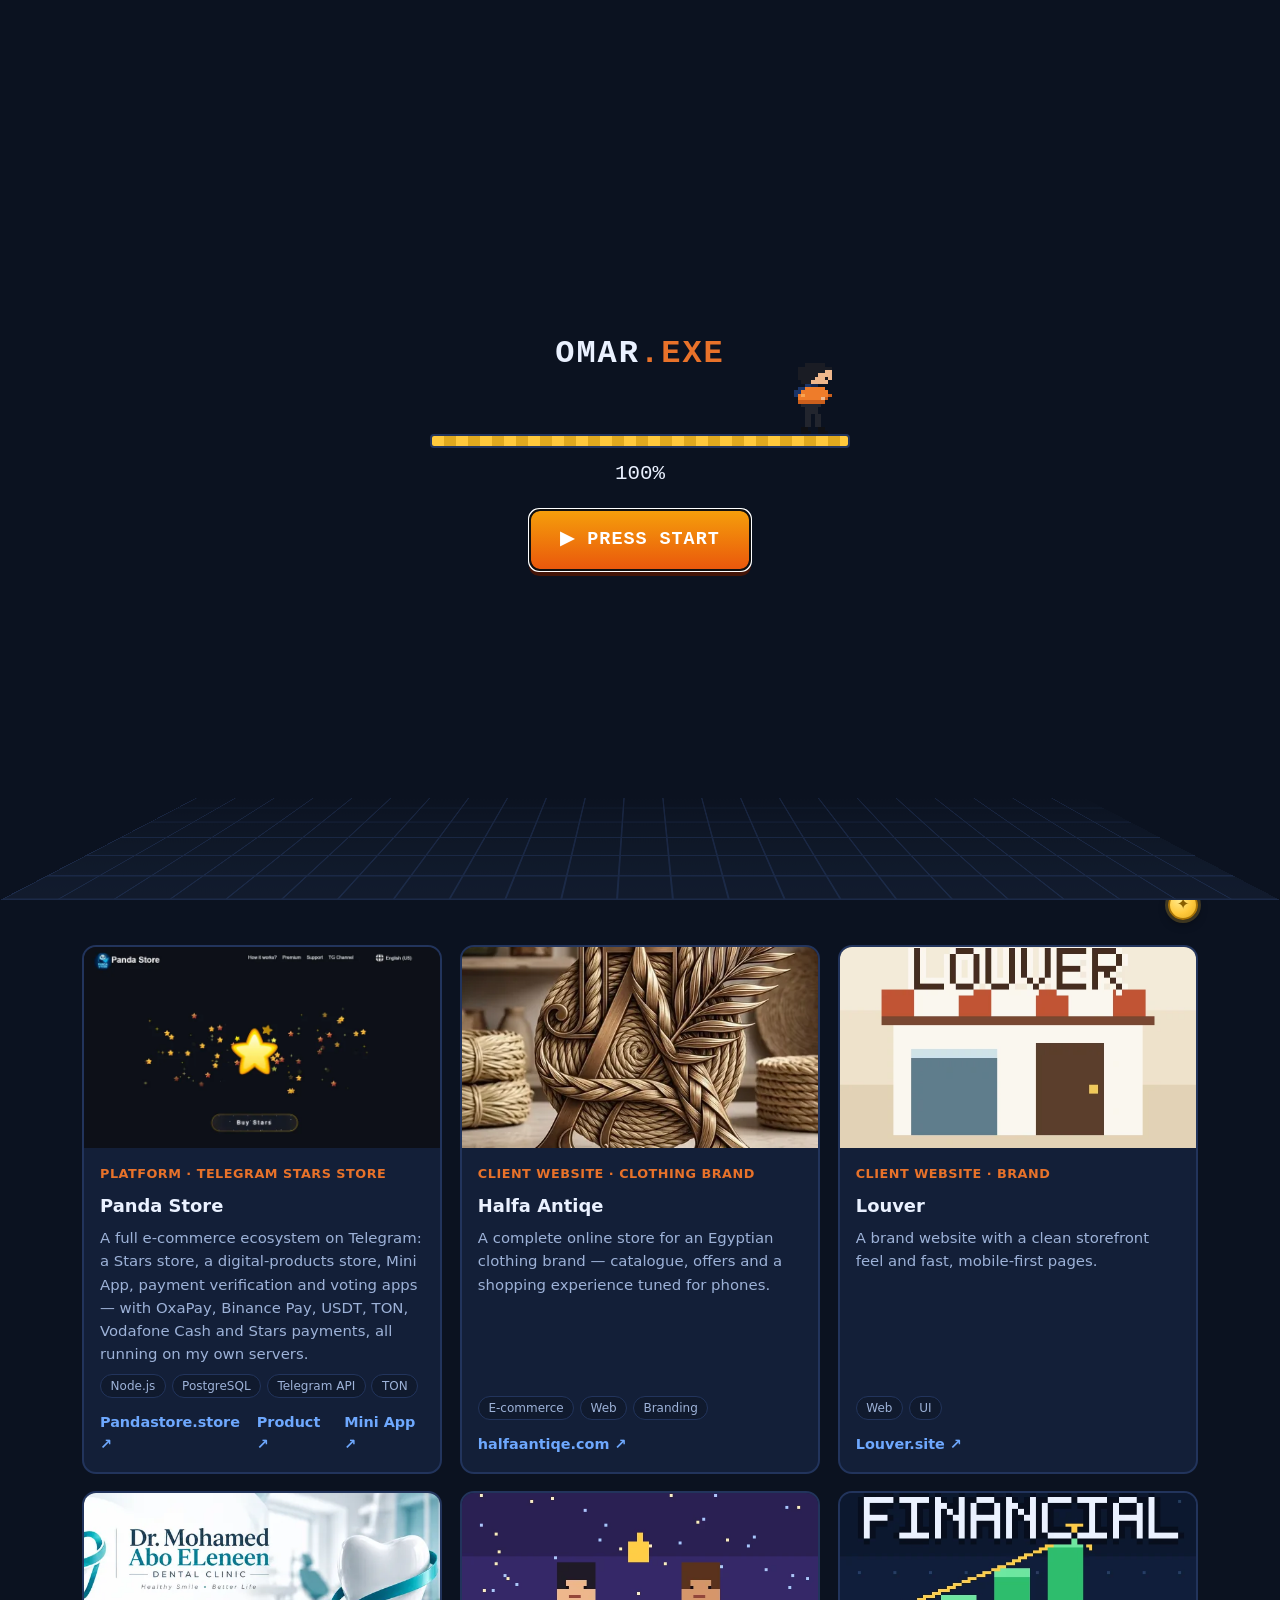
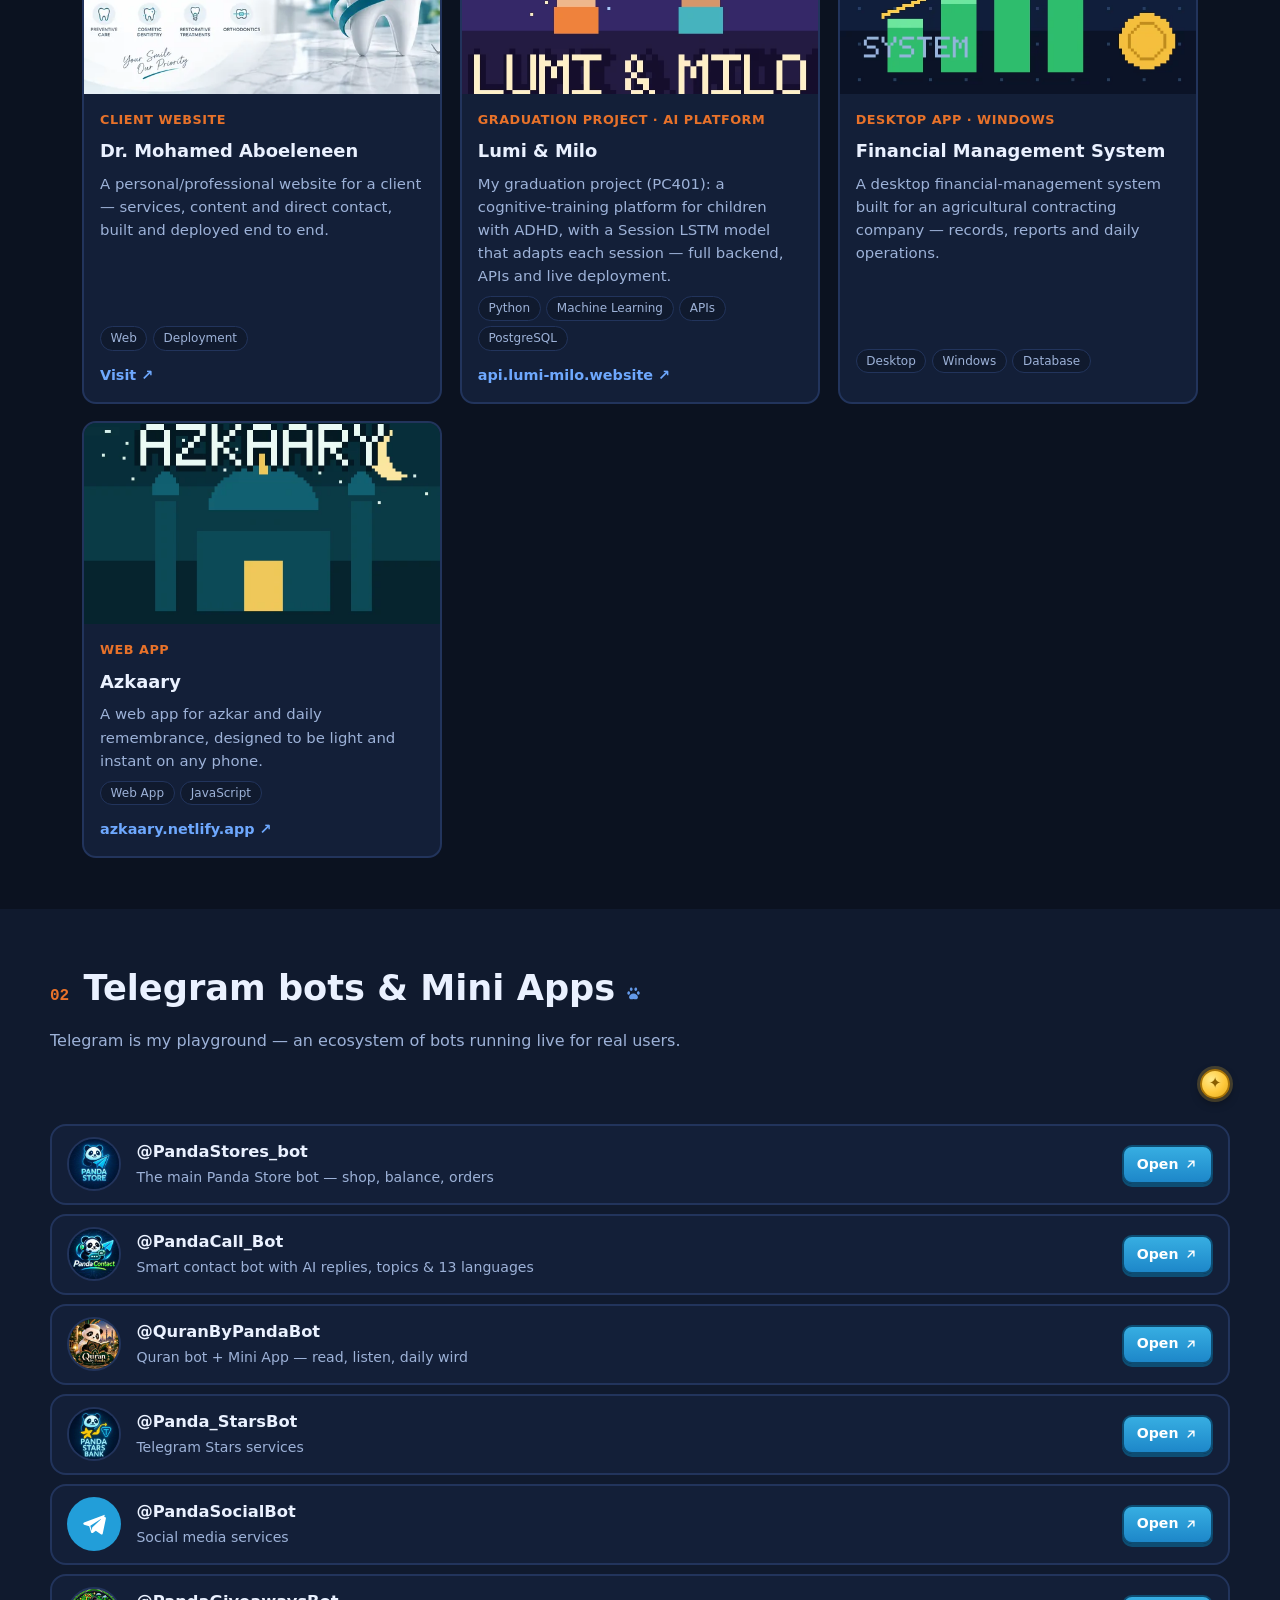
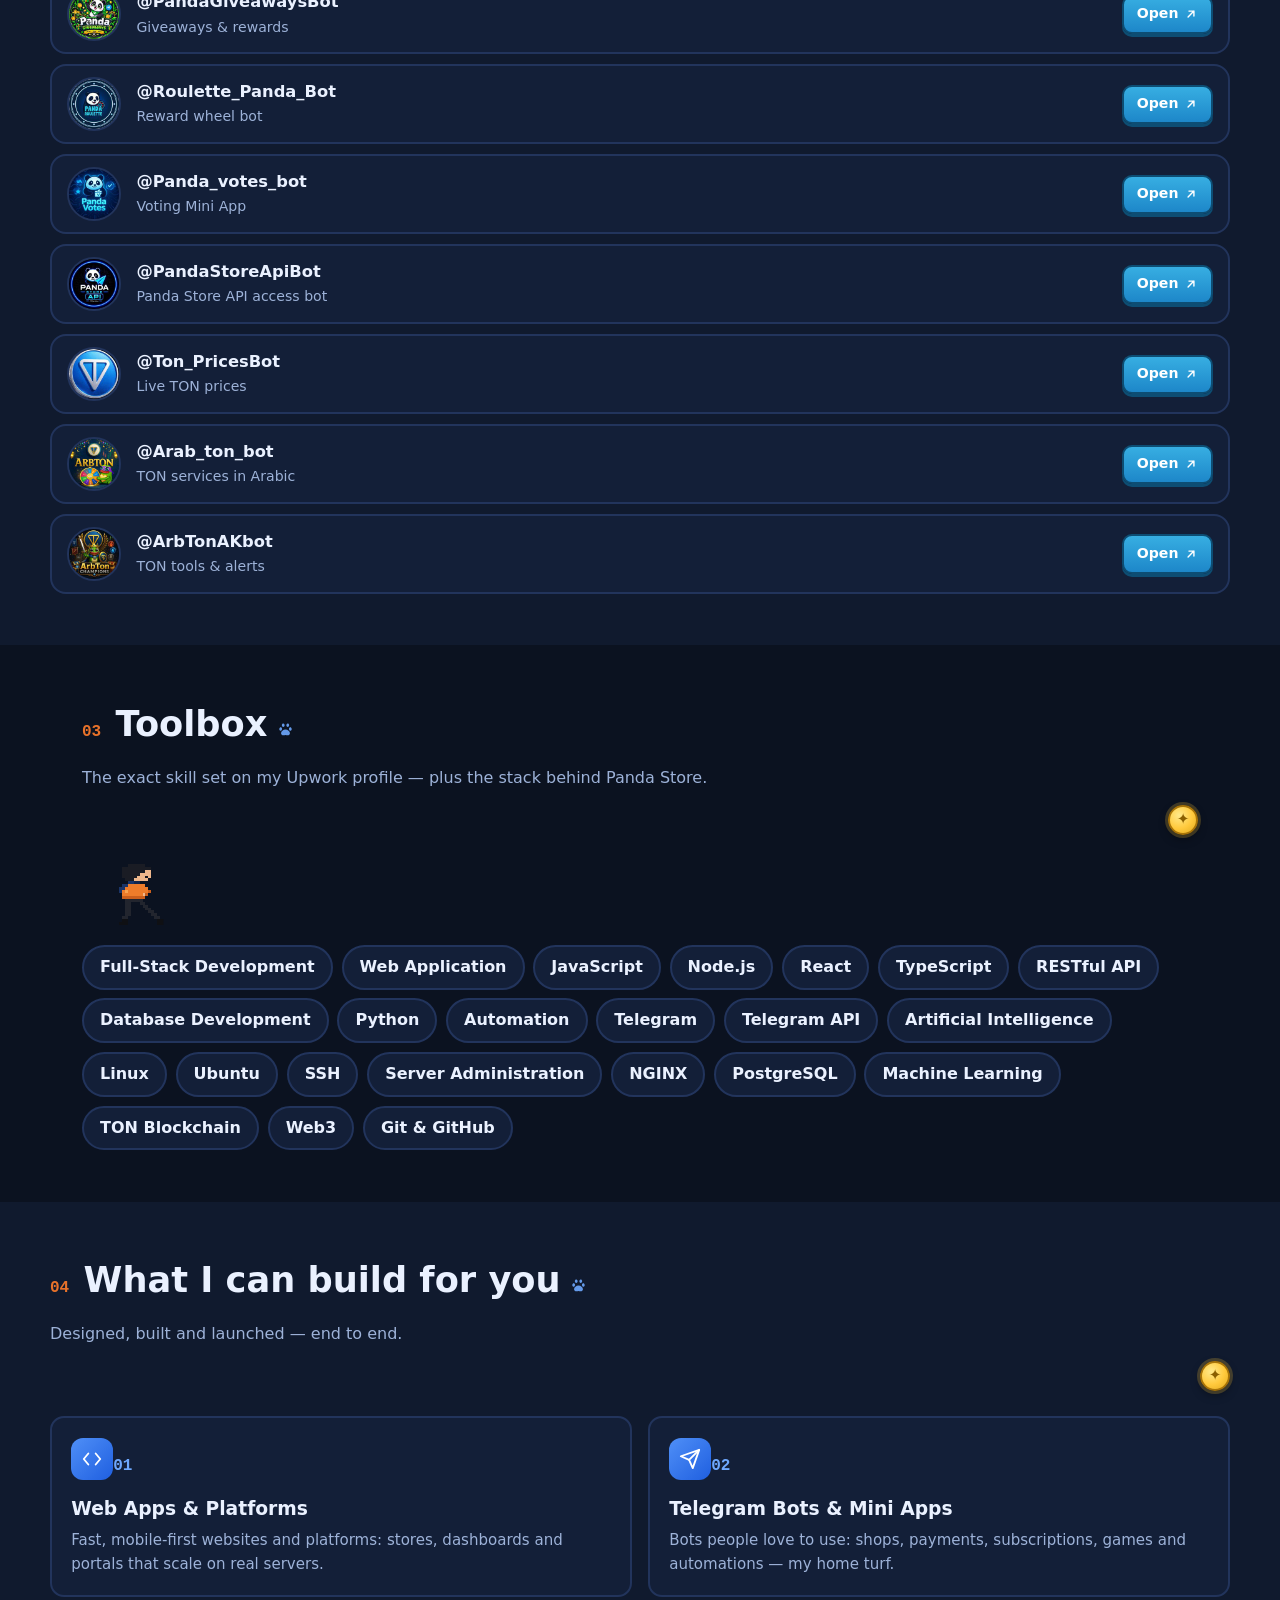
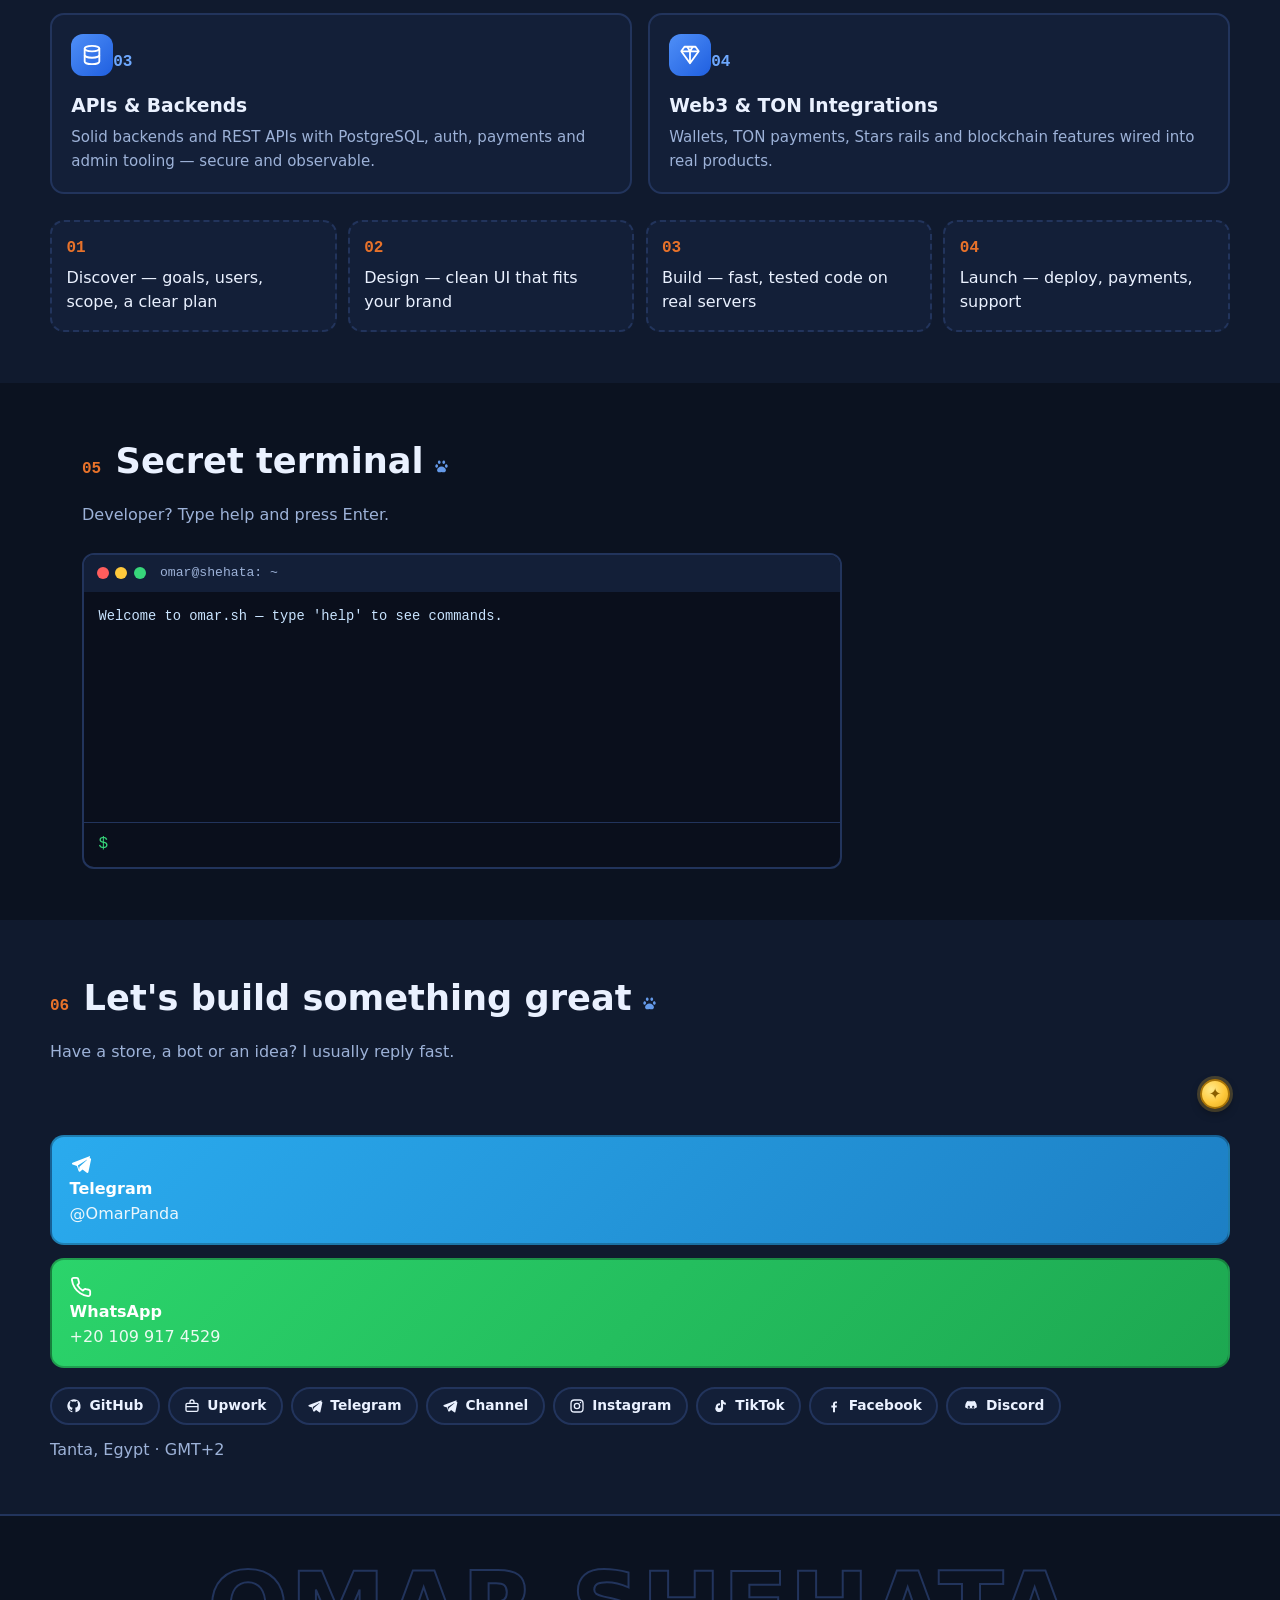
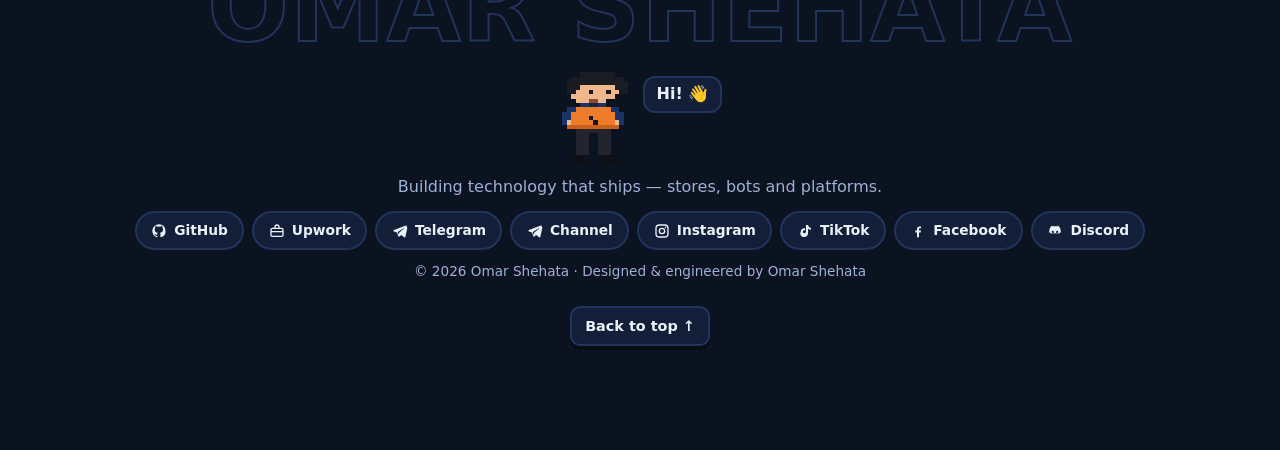
<file: index.html>
<!DOCTYPE html>
<html lang="en" dir="ltr">
<head>
<meta charset="UTF-8">
<meta name="viewport" content="width=device-width, initial-scale=1.0, viewport-fit=cover">
<title>Omar Shehata — Full-Stack Web & Telegram Developer</title>
<meta name="description" content="Omar Shehata (Omar Mosad) — Full-Stack Web & Telegram Developer. Web3, APIs & Backends. Creator of the Panda Store ecosystem: live stores, Telegram bots and Mini Apps.">
<meta property="og:title" content="Omar Shehata — Developer Portfolio">
<meta property="og:description" content="Full-Stack Web & Telegram Developer — Web3, APIs & Backends. Stores, bots and platforms people actually use.">
<meta property="og:image" content="assets/omar-photo.jpg">
<link rel="icon" href="assets/char-front.png">
<link rel="stylesheet" href="style.css">
</head>
<body>

<!-- ══════════ LOADER / START GATE ══════════ -->
<div id="loader" role="dialog" aria-label="Start">
  <div class="loader-inner">
    <div class="loader-logo">OMAR<span>.EXE</span></div>
    <div class="loader-track">
      <span id="loaderChar" class="char-slot" data-char="side"></span>
      <div class="loader-bar"><div id="loaderFill"></div></div>
    </div>
    <div class="loader-pct"><span id="loaderPct">0</span>%</div>
    <button id="startBtn" class="px-btn big" hidden data-i18n="pressStart">▶ PRESS START</button>
    <p class="loader-hint" id="loaderHint" data-i18n="loading">LOADING…</p>
  </div>
  <div class="grid-floor"></div>
</div>

<!-- ══════════ HEADER ══════════ -->
<header id="siteHeader">
  <a class="logo" href="#top">OMAR<span>.SHEHATA</span><i>_</i></a>
  <nav class="main-nav">
    <a href="#work" data-i18n="navWork">Work</a>
    <a href="#bots" data-i18n="navBots">Bots</a>
    <a href="#skills" data-i18n="navSkills">Skills</a>
    <a href="#services" data-i18n="navServices">Services</a>
    <a href="cv.html" data-i18n="navCv">Résumé</a>
  </nav>
  <div class="header-actions">
    <button id="themeBtn" class="icon-btn" aria-label="Toggle theme"></button>
    <button id="langBtn" class="icon-btn lang" aria-label="Language">ع</button>
    <a class="px-btn small talk" href="#contact" data-i18n="letsTalk">Let's talk</a>
    <button id="menuBtn" class="icon-btn burger" aria-label="Menu"><svg viewBox="0 0 24 24" fill="none" stroke="currentColor" stroke-width="2.2" stroke-linecap="round"><path d="M4 7h16M4 12h16M4 17h16"/></svg></button>
  </div>
</header>

<!-- mobile menu sheet -->
<div id="menuSheet" class="sheet" hidden>
  <div class="sheet-card">
    <div class="sheet-grab"></div>
    <a href="#work" data-i18n="navWork">Work</a>
    <a href="#bots" data-i18n="navBots">Bots</a>
    <a href="#skills" data-i18n="navSkills">Skills</a>
    <a href="#services" data-i18n="navServices">Services</a>
    <a href="cv.html" data-i18n="navCv">Résumé</a>
    <a href="#contact" data-i18n="letsTalk">Let's talk</a>
  </div>
</div>

<main id="top">

  <!-- ══════════ HERO ══════════ -->
  <section id="hero" class="hero">
    <div class="hero-text">
      <div class="badge" data-i18n="heroBadge">● Open to freelance — Web, Bots & Platforms</div>
      <h1><span data-i18n="heroHi">Hi, I'm</span> Omar Shehata<span class="dot">.</span></h1>
      <div class="rotator"><span data-i18n="heroBuild">I build</span> <b id="rotatorWord">Telegram bots</b><i class="caret"></i></div>
      <p class="hero-sub" data-i18n="heroSub">Full-Stack Web & Telegram Developer from Tanta, Egypt — Web3, APIs & backends. I design, build and run live products end to end: stores, bots, Mini Apps and platforms people actually use.</p>
      <div class="hero-cta">
        <a class="px-btn" href="#work" data-i18n="heroWork">Explore my work</a>
        <a class="px-btn ghost" href="cv.html" data-i18n="heroCv">View résumé</a>
      </div>
      <div class="stats">
        <div><b>12+</b><span data-i18n="statBots">Telegram bots</span></div>
        <div><b>8+</b><span data-i18n="statSites">Live sites & stores</span></div>
        <div><b>6</b><span data-i18n="statPay">Payment rails integrated</span></div>
      </div>
      <div class="hero-meta">TANTA · EG — <span id="heroYear">2026</span></div>
    </div>
    <div class="hero-photo">
      <div class="photo-card">
        <div class="photo-frame">
          <img src="assets/omar-photo.jpg" alt="Omar Shehata" fetchpriority="high">
          <div class="photo-shade"></div>
          <div class="photo-caption"><svg viewBox="0 0 24 24" fill="currentColor" aria-hidden="true"><path d="M12 13.2c2.9 0 5.6 2.3 5.6 4.7 0 1.6-1.2 2.6-2.9 2.6-1 0-1.7-.4-2.7-.4s-1.7.4-2.7.4c-1.7 0-2.9-1-2.9-2.6 0-2.4 2.7-4.7 5.6-4.7ZM6.2 10.4c1 .2 1.6 1.3 1.4 2.5-.2 1.2-1 2-2 1.9-1-.2-1.6-1.3-1.4-2.5.2-1.2 1-2 2-1.9Zm11.6 0c1-.2 1.8.7 2 1.9.2 1.2-.4 2.3-1.4 2.5-1 .2-1.8-.7-2-1.9-.2-1.2.4-2.3 1.4-2.5ZM9.3 5.6c1 .1 1.7 1.2 1.6 2.4-.1 1.2-.9 2.1-1.9 2-1-.1-1.7-1.2-1.6-2.4.1-1.2.9-2.1 1.9-2Zm5.4 0c1-.1 1.8.8 1.9 2 .1 1.2-.6 2.3-1.6 2.4-1 .1-1.8-.8-1.9-2-.1-1.2.6-2.3 1.6-2.4Z"/></svg><span>OMAR “PANDA” SHEHATA</span></div>
        </div>
        <span class="float-chip chip-a">Panda Store 🐼</span>
        <span class="float-chip chip-b">TON · Web3</span>
        <span class="float-chip chip-c">&lt;/&gt;</span>
        <span class="float-chip chip-d">{ API }</span>
        <div class="badge-rotor" aria-hidden="true">
          <svg viewBox="0 0 100 100"><defs><path id="circPath" d="M50,50 m-37,0 a37,37 0 1,1 74,0 a37,37 0 1,1 -74,0"/></defs><text><textPath href="#circPath">OMAR SHEHATA • PANDA • FULL-STACK DEV • </textPath></text></svg>
          <span class="badge-paw"><svg viewBox="0 0 24 24" fill="currentColor" aria-hidden="true"><path d="M12 13.2c2.9 0 5.6 2.3 5.6 4.7 0 1.6-1.2 2.6-2.9 2.6-1 0-1.7-.4-2.7-.4s-1.7.4-2.7.4c-1.7 0-2.9-1-2.9-2.6 0-2.4 2.7-4.7 5.6-4.7ZM6.2 10.4c1 .2 1.6 1.3 1.4 2.5-.2 1.2-1 2-2 1.9-1-.2-1.6-1.3-1.4-2.5.2-1.2 1-2 2-1.9Zm11.6 0c1-.2 1.8.7 2 1.9.2 1.2-.4 2.3-1.4 2.5-1 .2-1.8-.7-2-1.9-.2-1.2.4-2.3 1.4-2.5ZM9.3 5.6c1 .1 1.7 1.2 1.6 2.4-.1 1.2-.9 2.1-1.9 2-1-.1-1.7-1.2-1.6-2.4.1-1.2.9-2.1 1.9-2Zm5.4 0c1-.1 1.8.8 1.9 2 .1 1.2-.6 2.3-1.6 2.4-1 .1-1.8-.8-1.9-2-.1-1.2.6-2.3 1.6-2.4Z"/></svg></span>
        </div>
        <button class="coin" data-coin="0" aria-label="Hidden coin">✦</button>
      </div>
      <span class="hero-char char-slot" data-char="front"></span>
    </div>
  </section>

  <div class="marquee" aria-hidden="true"><div class="marquee-track" id="marqueeTrack"></div></div>

  <!-- ══════════ WORK ══════════ -->
  <section id="work" class="section">
    <div class="sec-head"><span class="sec-num">01</span><h2 data-i18n="workTitle">Selected work</h2><p data-i18n="workSub">Products people actually use — live, not demos.</p><button class="coin" data-coin="1" aria-label="Hidden coin">✦</button></div>
    <div class="work-grid" id="workGrid"></div>
  </section>

  <!-- ══════════ BOTS ══════════ -->
  <section id="bots" class="section alt">
    <div class="sec-head"><span class="sec-num">02</span><h2 data-i18n="botsTitle">Telegram bots & Mini Apps</h2><p data-i18n="botsSub">Telegram is my playground — an ecosystem of bots running live for real users.</p><button class="coin" data-coin="2" aria-label="Hidden coin">✦</button></div>
    <div class="bots-list" id="botsList"></div>
  </section>

  <!-- ══════════ SKILLS ══════════ -->
  <section id="skills" class="section">
    <div class="sec-head"><span class="sec-num">03</span><h2 data-i18n="skillsTitle">Toolbox</h2><p data-i18n="skillsSub">The exact skill set on my Upwork profile — plus the stack behind Panda Store.</p><button class="coin" data-coin="3" aria-label="Hidden coin">✦</button></div>
    <div class="runner-track" aria-hidden="true"><img id="runnerChar" class="runner-char" src="assets/char-px-walk-1.png" alt=""><div class="runner-line"></div></div>
    <div class="skills-wrap" id="skillsWrap"></div>
  </section>

  <!-- ══════════ SERVICES ══════════ -->
  <section id="services" class="section alt">
    <div class="sec-head"><span class="sec-num">04</span><h2 data-i18n="servTitle">What I can build for you</h2><p data-i18n="servSub">Designed, built and launched — end to end.</p><button class="coin" data-coin="4" aria-label="Hidden coin">✦</button></div>
    <div class="serv-grid" id="servGrid"></div>
    <div class="process">
      <div><b>01</b><span data-i18n="step1">Discover — goals, users, scope, a clear plan</span></div>
      <div><b>02</b><span data-i18n="step2">Design — clean UI that fits your brand</span></div>
      <div><b>03</b><span data-i18n="step3">Build — fast, tested code on real servers</span></div>
      <div><b>04</b><span data-i18n="step4">Launch — deploy, payments, support</span></div>
    </div>
  </section>

  <!-- ══════════ TERMINAL ══════════ -->
  <section id="terminal" class="section">
    <div class="sec-head"><span class="sec-num">05</span><h2 data-i18n="termTitle">Secret terminal</h2><p data-i18n="termSub">Developer? Type <code>help</code> and press Enter.</p></div>
    <div class="terminal">
      <div class="term-bar"><i></i><i></i><i></i><span>omar@shehata: ~</span></div>
      <div class="term-body" id="termBody"></div>
      <form class="term-input" id="termForm"><span>$</span><input id="termText" autocomplete="off" spellcheck="false" aria-label="Terminal input"></form>
    </div>
  </section>

  <!-- ══════════ CONTACT ══════════ -->
  <section id="contact" class="section alt">
    <div class="sec-head"><span class="sec-num">06</span><h2 data-i18n="contactTitle">Let's build something great</h2><p data-i18n="contactSub">Have a store, a bot or an idea? I usually reply fast.</p><button class="coin" data-coin="5" aria-label="Hidden coin">✦</button></div>
    <div class="contact-grid">
      <div class="contact-cards">
        <a class="c-card tg" href="https://t.me/OmarPanda" target="_blank" rel="noopener"><svg viewBox="0 0 24 24" fill="currentColor"><path d="M21.9 3.4 2.8 10.5c-.95.35-.9 1.75.08 2.1l4.7 1.55 1.8 5.6c.23.7 1.17.9 1.85.37l2.45-2 4.65 3.44c.62.46 1.54.1 1.7-.64l2.95-13.9c.18-.88-.62-1.6-1.5-1.32ZM8.6 13.5l9.7-6.1c.22-.14.4.17.21.32l-8.2 7.4-.32 3.05L8.6 13.5Z"/></svg><b>Telegram</b><span>@OmarPanda</span></a>
        <a class="c-card wa" href="https://wa.me/201099174529" target="_blank" rel="noopener"><svg viewBox="0 0 24 24" fill="none" stroke="currentColor" stroke-width="2" stroke-linecap="round" stroke-linejoin="round"><path d="M22 16.9v3a2 2 0 0 1-2.2 2 19.8 19.8 0 0 1-8.6-3.1 19.5 19.5 0 0 1-6-6A19.8 19.8 0 0 1 2.1 4.2 2 2 0 0 1 4.1 2h3a2 2 0 0 1 2 1.7c.1 1 .4 2 .7 2.9a2 2 0 0 1-.5 2.1L8.1 10a16 16 0 0 0 6 6l1.3-1.3a2 2 0 0 1 2.1-.4c.9.3 1.9.5 2.9.7a2 2 0 0 1 1.6 2Z"/></svg><b>WhatsApp</b><span>+20 109 917 4529</span></a>
        <div class="socials" id="socialsRow"></div>
        <p class="contact-meta">Tanta, Egypt · GMT+2</p>
      </div>
    </div>
  </section>
</main>

<!-- ══════════ FOOTER ══════════ -->
<footer>
  <div class="foot-name">OMAR SHEHATA</div>
  <div class="foot-char"><span class="char-slot" data-char="front"></span><span class="bubble" data-i18n="footHi">Hi! 👋</span></div>
  <p data-i18n="footTag">Building technology that ships — stores, bots and platforms.</p>
  <div class="socials center" id="socialsFoot"></div>
  <p class="copy">© <span id="footYear">2026</span> Omar Shehata · <span data-i18n="footMade">Designed & engineered by Omar Shehata</span></p>
  <button id="toTop" class="px-btn small ghost" data-i18n="toTop">Back to top ↑</button>
</footer>

<!-- ══════════ HUD ══════════ -->
<button id="tourBtn" class="hud-btn tour" hidden><svg viewBox="0 0 24 24" fill="none" stroke="currentColor" stroke-width="2" stroke-linecap="round" stroke-linejoin="round"><circle cx="12" cy="12" r="9"/><polygon points="15.5 8.5 13.5 13.5 8.5 15.5 10.5 10.5" fill="currentColor" stroke="none"/></svg> <span data-i18n="tourBtn">TOUR</span></button>
<div id="coinHud" class="hud-coins" hidden><span class="coin-ic"><svg viewBox="0 0 24 24" fill="currentColor"><path d="M12 2l2.4 6.2L21 9.3l-5 4.2 1.7 6.5L12 16.6 6.3 20 8 13.5 3 9.3l6.6-1.1z"/></svg></span><b id="coinCount">0/6</b><button id="playBtn" class="px-btn small" hidden><svg viewBox="0 0 24 24" fill="currentColor"><path d="M8 5v14l11-7z"/></svg> Play</button><button id="coinReset" class="mini" title="Reset"><svg viewBox="0 0 24 24" fill="none" stroke="currentColor" stroke-width="2" stroke-linecap="round" stroke-linejoin="round"><path d="M3 12a9 9 0 1 0 2.6-6.3L3 8"/><path d="M3 3v5h5"/></svg></button></div>
<div id="achieve" class="achieve" hidden><b data-i18n="achTitle">🏆 ACHIEVEMENT UNLOCKED — Explorer</b><span data-i18n="achSub">You found every hidden coin. Respect! Now let's build something together.</span><button class="px-btn small" id="achPlay"><svg viewBox="0 0 24 24" fill="currentColor"><path d="M8 5v14l11-7z"/></svg> Play</button></div>

<!-- ══════════ DIALOGUE / TOUR ══════════ -->
<div id="dialog" class="dialog" hidden>
  <span class="dlg-char char-slot" data-char="front"></span>
  <div class="dlg-box">
    <div class="dlg-head"><b>OMAR.EXE</b><span id="dlgChapter"></span><span class="dlg-dots" id="dlgDots"></span></div>
    <p id="dlgText"></p>
    <div class="dlg-actions">
      <button id="dlgBack" class="px-btn small ghost">◀ <span data-i18n="back">Back</span></button>
      <button id="dlgSkip" class="px-btn small ghost" data-i18n="skip">Skip ⏭</button>
      <button id="dlgNext" class="px-btn small">Next ▶</button>
    </div>
  </div>
</div>

<!-- ══════════ GAME ══════════ -->
<div id="gameModal" class="game-modal" hidden>
  <div class="game-card">
    <div class="game-bar"><b>BUG RUNNER — OMAR EDITION</b><button id="gameClose" aria-label="Close">✕</button></div>
    <canvas id="gameCanvas" width="640" height="300"></canvas>
    <div class="game-foot">
      <span id="gameScore">SCORE 0</span><span id="gameBest"></span>
      <button id="gameStart" class="px-btn small">▶ START</button>
    </div>
    <p class="game-hint" data-i18n="gameHint">SPACE / ↑ / TAP to jump · dodge bugs · grab coins</p>
  </div>
</div>

<div id="toast" class="toast" hidden></div>
<div id="confetti"></div>

<script src="script.js"></script>
</body>
</html>
</file>
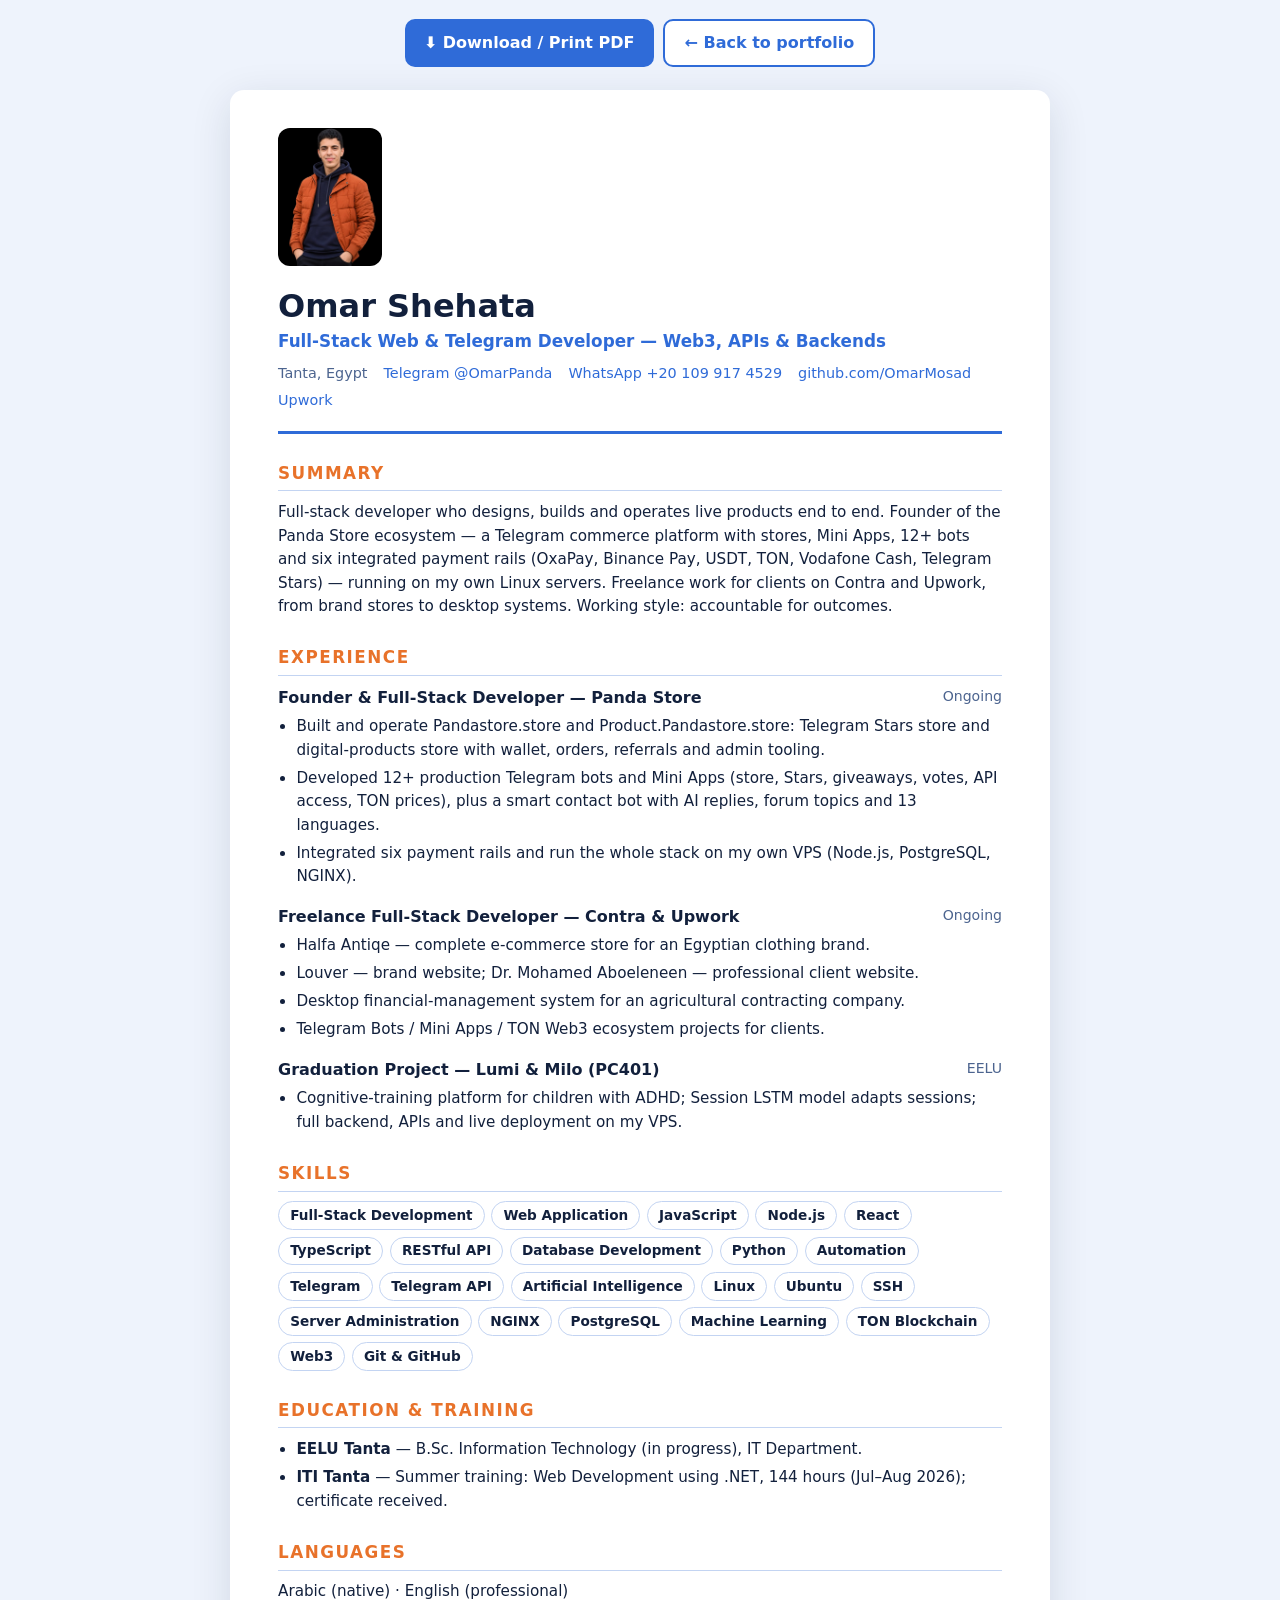
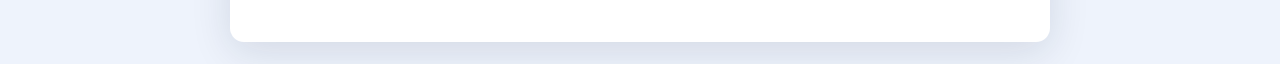
<file: cv.html>
<!DOCTYPE html>
<html lang="en">
<head>
<meta charset="UTF-8">
<meta name="viewport" content="width=device-width, initial-scale=1.0">
<title>Omar Shehata — Résumé</title>
<meta name="description" content="Résumé of Omar Shehata (Omar Mosad) — Full-Stack Web & Telegram Developer, Web3, APIs & Backends.">
<style>
  :root{--ink:#12203c;--muted:#4c648f;--line:#c3d4f2;--blue:#2f6bd8;--orange:#e8722a}
  *{margin:0;padding:0;box-sizing:border-box}
  body{font-family:system-ui,-apple-system,"Segoe UI",Roboto,Arial,sans-serif;color:var(--ink);background:#eef3fc;line-height:1.55}
  .page{max-width:820px;margin:1.4rem auto;background:#fff;padding:2.4rem clamp(1.2rem,4vw,3rem);border-radius:14px;box-shadow:0 10px 40px rgba(18,32,60,.12)}
  header.top{display:flex;gap:1.4rem;align-items:center;flex-wrap:wrap;border-bottom:3px solid var(--blue);padding-bottom:1.2rem}
  header.top img{width:104px;height:138px;object-fit:cover;object-position:top;border-radius:12px}
  h1{font-size:2rem;line-height:1.15}
  .title{color:var(--blue);font-weight:700;font-size:1.05rem;margin-top:.2rem}
  .contact{color:var(--muted);font-size:.9rem;margin-top:.5rem;display:flex;flex-wrap:wrap;gap:.3rem 1rem}
  .contact a{color:var(--blue);text-decoration:none}
  h2{font-size:1.05rem;text-transform:uppercase;letter-spacing:1.5px;color:var(--orange);margin:1.6rem 0 .6rem;border-bottom:1.5px solid var(--line);padding-bottom:.3rem}
  p,li{font-size:.95rem}
  ul{padding-inline-start:1.15rem}
  li{margin:.28rem 0}
  .job{margin-bottom:1rem}
  .job-head{display:flex;justify-content:space-between;gap:1rem;flex-wrap:wrap}
  .job-head b{font-size:1rem}
  .job-head span{color:var(--muted);font-size:.88rem}
  .skills{display:flex;flex-wrap:wrap;gap:.4rem}
  .skills span{border:1.5px solid var(--line);border-radius:99px;padding:.18rem .7rem;font-size:.85rem;font-weight:600}
  .actions{display:flex;gap:.6rem;justify-content:center;margin:1.2rem auto;max-width:820px}
  .actions button,.actions a{background:var(--blue);color:#fff;border:0;border-radius:10px;padding:.6rem 1.2rem;font:inherit;font-weight:700;cursor:pointer;text-decoration:none}
  .actions a{background:#fff;color:var(--blue);border:2px solid var(--blue)}
  @media print{body{background:#fff}.page{box-shadow:none;margin:0;border-radius:0;max-width:none}.actions{display:none}}
</style>
</head>
<body>
<div class="actions"><button onclick="window.print()">⬇ Download / Print PDF</button><a href="index.html">← Back to portfolio</a></div>
<div class="page">
  <header class="top">
    <img src="assets/omar-photo.jpg" alt="Omar Shehata">
    <div>
      <h1>Omar Shehata</h1>
      <div class="title">Full-Stack Web &amp; Telegram Developer — Web3, APIs &amp; Backends</div>
      <div class="contact">
        <span>Tanta, Egypt</span>
        <a href="https://t.me/OmarPanda">Telegram @OmarPanda</a>
        <a href="https://wa.me/201099174529">WhatsApp +20 109 917 4529</a>
        <a href="https://github.com/OmarMosad">github.com/OmarMosad</a>
        <a href="https://www.upwork.com/freelancers/~012ec916e413d3909f">Upwork</a>
      </div>
    </div>
  </header>

  <h2>Summary</h2>
  <p>Full-stack developer who designs, builds and operates live products end to end. Founder of the Panda Store ecosystem — a Telegram commerce platform with stores, Mini Apps, 12+ bots and six integrated payment rails (OxaPay, Binance Pay, USDT, TON, Vodafone Cash, Telegram Stars) — running on my own Linux servers. Freelance work for clients on Contra and Upwork, from brand stores to desktop systems. Working style: accountable for outcomes.</p>

  <h2>Experience</h2>
  <div class="job">
    <div class="job-head"><b>Founder &amp; Full-Stack Developer — Panda Store</b><span>Ongoing</span></div>
    <ul>
      <li>Built and operate Pandastore.store and Product.Pandastore.store: Telegram Stars store and digital-products store with wallet, orders, referrals and admin tooling.</li>
      <li>Developed 12+ production Telegram bots and Mini Apps (store, Stars, giveaways, votes, API access, TON prices), plus a smart contact bot with AI replies, forum topics and 13 languages.</li>
      <li>Integrated six payment rails and run the whole stack on my own VPS (Node.js, PostgreSQL, NGINX).</li>
    </ul>
  </div>
  <div class="job">
    <div class="job-head"><b>Freelance Full-Stack Developer — Contra &amp; Upwork</b><span>Ongoing</span></div>
    <ul>
      <li>Halfa Antiqe — complete e-commerce store for an Egyptian clothing brand.</li>
      <li>Louver — brand website; Dr. Mohamed Aboeleneen — professional client website.</li>
      <li>Desktop financial-management system for an agricultural contracting company.</li>
      <li>Telegram Bots / Mini Apps / TON Web3 ecosystem projects for clients.</li>
    </ul>
  </div>
  <div class="job">
    <div class="job-head"><b>Graduation Project — Lumi &amp; Milo (PC401)</b><span>EELU</span></div>
    <ul>
      <li>Cognitive-training platform for children with ADHD; Session LSTM model adapts sessions; full backend, APIs and live deployment on my VPS.</li>
    </ul>
  </div>

  <h2>Skills</h2>
  <div class="skills">
    <span>Full-Stack Development</span><span>Web Application</span><span>JavaScript</span><span>Node.js</span><span>React</span><span>TypeScript</span><span>RESTful API</span><span>Database Development</span><span>Python</span><span>Automation</span><span>Telegram</span><span>Telegram API</span><span>Artificial Intelligence</span><span>Linux</span><span>Ubuntu</span><span>SSH</span><span>Server Administration</span><span>NGINX</span><span>PostgreSQL</span><span>Machine Learning</span><span>TON Blockchain</span><span>Web3</span><span>Git &amp; GitHub</span>
  </div>

  <h2>Education &amp; Training</h2>
  <ul>
    <li><b>EELU Tanta</b> — B.Sc. Information Technology (in progress), IT Department.</li>
    <li><b>ITI Tanta</b> — Summer training: Web Development using .NET, 144 hours (Jul–Aug 2026); certificate received.</li>
  </ul>

  <h2>Languages</h2>
  <p>Arabic (native) · English (professional)</p>
</div>
</body>
</html>
</file>
<file: style.css>
/* ═══ Omar Shehata — game portfolio · mobile-first, light ═══ */
:root{
  --bg:#0b1220; --bg2:#101a2e; --surface:#131f38; --line:#22345c;
  --text:#eaf1ff; --muted:#9db2d8; --blue:#6ea8fe; --blue2:#5b8def;
  --orange:#e8722a; --gold:#ffc93c; --green:#37d67a; --danger:#ff5d5d;
  --pxfont:"Courier New",ui-monospace,monospace;
  --radius:14px;
}
[data-theme="light"]{
  --bg:#eef3fc; --bg2:#e2ebfa; --surface:#ffffff; --line:#c3d4f2;
  --text:#12203c; --muted:#4c648f;
}
*{margin:0;padding:0;box-sizing:border-box}
[hidden]{display:none!important}
.walk-anim{animation:bob .3s ease-in-out infinite alternate}
@keyframes bob{from{transform:translateY(0)}to{transform:translateY(-4px)}}
html{scroll-behavior:smooth}
body{background:var(--bg);color:var(--text);font-family:system-ui,-apple-system,"Segoe UI",Roboto,Arial,sans-serif;line-height:1.55;overflow-x:hidden}
img{max-width:100%;display:block}
a{color:inherit;text-decoration:none}
button{font:inherit;cursor:pointer}
[dir="rtl"] body{font-family:system-ui,"Segoe UI",Tahoma,Arial,sans-serif}

/* pixel button */
.px-btn{display:inline-flex;align-items:center;gap:.45rem;background:linear-gradient(180deg,#4f8ff7,#1f5fe0);color:#fff;border:2px solid #0b1e42;border-radius:10px;padding:.65rem 1.1rem;font-weight:700;box-shadow:0 4px 0 #0b1e42;transition:transform .08s,box-shadow .08s}
.px-btn:active{transform:translateY(3px);box-shadow:0 1px 0 #0b1e42}
.px-btn.ghost{background:var(--surface);color:var(--text);border-color:var(--line);box-shadow:0 4px 0 rgba(0,0,0,.35)}
.px-btn.small{padding:.4rem .8rem;font-size:.9rem}
.px-btn.big{font-size:1.15rem;padding:.9rem 1.8rem;font-family:var(--pxfont);letter-spacing:1px;background:linear-gradient(180deg,#f59e0b,#ea580c);border-color:#431407;box-shadow:0 5px 0 #431407}
.px-btn svg,.hud-btn svg{width:16px;height:16px;flex:none}
.icon-btn svg{width:20px;height:20px}
.coin-ic svg{width:17px;height:17px;display:block}
.hud-coins .mini svg{width:15px;height:15px;display:block}
.socials a{display:inline-flex;align-items:center;gap:.45rem}
.socials a svg{width:16px;height:16px;flex:none}
.icon-btn{background:var(--surface);border:2px solid var(--line);color:var(--text);border-radius:10px;width:40px;height:40px;font-size:1.05rem;display:inline-flex;align-items:center;justify-content:center}
.icon-btn.lang{font-weight:800}

/* ═══ loader ═══ */
#loader{position:fixed;inset:0;z-index:200;background:var(--bg);display:flex;align-items:center;justify-content:center;flex-direction:column}
#loader.done{animation:dissolve .5s steps(6) forwards}
@keyframes dissolve{to{opacity:0;visibility:hidden}}
.loader-inner{text-align:center;width:min(420px,86vw);position:relative;z-index:2}
.loader-logo{font-family:var(--pxfont);font-size:2rem;font-weight:700;letter-spacing:2px}
.loader-logo span{color:var(--orange)}
.loader-track{margin:2.2rem 0 .4rem;position:relative;height:34px}
.loader-track .char-slot{position:absolute;bottom:14px;left:0;height:74px;transition:left .12s linear}
.char-slot{display:inline-block;line-height:0}
.char-slot img{height:100%;width:auto;image-rendering:pixelated;display:block}
@keyframes charBounce{0%,100%{transform:translateY(0)}50%{transform:translateY(-4px)}}
.c-card svg{width:22px;height:22px;margin-bottom:.15rem}
.loader-bar{position:absolute;bottom:0;left:0;right:0;height:14px;border:2px solid var(--line);background:var(--bg2);border-radius:4px;overflow:hidden}
#loaderFill{height:100%;width:0;background:repeating-linear-gradient(90deg,var(--gold) 0 12px,#e0a91f 12px 24px)}
.loader-pct{font-family:var(--pxfont);font-size:1.3rem;margin:.6rem 0 1.2rem}
.loader-hint{color:var(--muted);font-family:var(--pxfont);letter-spacing:2px}
.grid-floor{position:absolute;left:0;right:0;bottom:0;height:22vh;background:linear-gradient(transparent,rgba(110,168,254,.12)),repeating-linear-gradient(90deg,var(--line) 0 2px,transparent 2px 56px),repeating-linear-gradient(0deg,var(--line) 0 2px,transparent 2px 34px);transform:perspective(300px) rotateX(42deg);transform-origin:bottom;opacity:.5}

/* ═══ header ═══ */
#siteHeader{position:sticky;top:0;z-index:90;display:flex;align-items:center;gap:.8rem;padding:.55rem clamp(.7rem,3vw,1.6rem);background:color-mix(in srgb,var(--bg) 88%,transparent);backdrop-filter:blur(8px);border-bottom:2px solid var(--line)}
.logo{font-family:var(--pxfont);font-weight:700;letter-spacing:1px;font-size:1.02rem;white-space:nowrap}
.logo span{color:var(--blue)}
.logo i{color:var(--orange);font-style:normal;animation:blink 1.1s steps(1) infinite}
@keyframes blink{50%{opacity:0}}
.main-nav{display:none;gap:1.2rem;margin-inline-start:1rem}
.main-nav a{color:var(--muted);font-weight:600}
.main-nav a:hover{color:var(--text)}
.header-actions{margin-inline-start:auto;display:flex;gap:.45rem;align-items:center}
.px-btn.talk{display:none}
@media(min-width:860px){.main-nav{display:flex}.px-btn.talk{display:inline-flex}.burger{display:none}}

/* sheet menu */
.sheet{position:fixed;inset:0;z-index:120;background:rgba(4,8,18,.55)}
.sheet-card{position:absolute;left:0;right:0;bottom:0;max-height:92dvh;background:var(--bg2);border-radius:34px 34px 0 0;padding:.4rem 1.2rem calc(1.2rem + env(safe-area-inset-bottom));display:flex;flex-direction:column;gap:.2rem;animation:sheetUp .25s ease}
@keyframes sheetUp{from{transform:translateY(40px);opacity:.4}}
.sheet-grab{width:44px;height:5px;border-radius:99px;background:var(--line);margin:.45rem auto .8rem}
.sheet-card a{padding:.85rem .4rem;font-weight:700;border-bottom:1px solid var(--line)}
.sheet-card a:last-child{border-bottom:0}

/* ═══ hero ═══ */
.hero{max-width:1180px;margin:0 auto;padding:2.2rem clamp(1rem,4vw,2rem) 3rem;display:grid;gap:2rem;align-items:center}
@media(min-width:920px){.hero{grid-template-columns:1.05fr .95fr;padding-top:3.4rem}}
.badge{display:inline-block;background:var(--surface);border:1.5px solid var(--green);color:var(--green);border-radius:99px;padding:.28rem .8rem;font-size:.82rem;font-weight:700}
.hero h1{font-size:clamp(2.1rem,6.5vw,3.6rem);line-height:1.12;margin:1rem 0 .4rem}
.hero h1 .dot{color:var(--orange)}
.rotator{font-size:clamp(1.15rem,3.4vw,1.6rem);font-weight:700}
.rotator b{color:var(--blue)}
.caret{display:inline-block;width:10px;height:1.15em;background:var(--orange);vertical-align:text-bottom;margin-inline-start:3px;animation:blink .8s steps(1) infinite}
.hero-sub{color:var(--muted);margin:1rem 0 1.4rem;max-width:56ch}
.hero-cta{display:flex;gap:.7rem;flex-wrap:wrap}
.stats{display:flex;gap:clamp(1rem,4vw,2.4rem);margin-top:2rem;flex-wrap:wrap}
.stats div{display:flex;flex-direction:column}
.stats b{font-size:1.7rem;font-family:var(--pxfont);color:var(--gold)}
.stats span{color:var(--muted);font-size:.85rem}
.hero-meta{margin-top:1.4rem;color:var(--muted);font-family:var(--pxfont);letter-spacing:2px;font-size:.8rem}
.hero-photo{position:relative;display:flex;justify-content:center}
.photo-card{position:relative;width:min(340px,82vw)}
.photo-frame{position:relative;border-radius:20px;overflow:hidden;border:3px solid var(--line)}
.photo-frame>img{width:100%;aspect-ratio:3/4;object-fit:cover;object-position:top;display:block}
.float-chip{position:absolute;background:var(--surface);border:2px solid var(--line);border-radius:99px;padding:.3rem .75rem;font-weight:700;font-size:.82rem;box-shadow:0 6px 18px rgba(0,0,0,.35);animation:floaty 3.4s ease-in-out infinite}
.chip-a{top:6%;inset-inline-start:-8%}
.chip-b{bottom:10%;inset-inline-end:-6%;animation-delay:1.2s}
@keyframes floaty{50%{transform:translateY(-8px)}}
.hero-char{position:absolute;bottom:-14px;inset-inline-start:-6px;height:118px;filter:drop-shadow(0 8px 10px rgba(0,0,0,.4))}
@media(min-width:920px){.hero-char{height:150px}}

/* coins */
.coin{position:absolute;width:30px;height:30px;border-radius:50%;border:2px solid #a87408;background:radial-gradient(circle at 35% 32%,#ffe98a,var(--gold) 55%,#e0a91f);color:#8a5f00;font-size:.95rem;line-height:1;display:flex;align-items:center;justify-content:center;box-shadow:0 0 0 3px rgba(255,201,60,.22),0 4px 10px rgba(0,0,0,.4);animation:coinPulse 1.8s ease-in-out infinite;z-index:5}
@keyframes coinPulse{50%{transform:scale(1.15) rotate(10deg)}}
.coin.got{animation:coinGot .45s ease forwards;pointer-events:none}
@keyframes coinGot{to{transform:translateY(-46px) scale(.4);opacity:0}}
.photo-card .coin{top:2%;inset-inline-end:2%}
.sec-head .coin{position:relative;margin-inline-start:auto}

/* marquee */
.marquee{border-block:2px solid var(--line);background:var(--bg2);overflow:hidden;padding:.55rem 0}
.marquee-track{display:flex;gap:2.2rem;white-space:nowrap;font-family:var(--pxfont);color:var(--muted);width:max-content;animation:mq 26s linear infinite}
@keyframes mq{to{transform:translateX(-50%)}}
[dir="rtl"] .marquee-track{animation-direction:reverse}

/* ═══ sections ═══ */
.section{max-width:1180px;margin:0 auto;padding:3.2rem clamp(1rem,4vw,2rem)}
.section.alt{background:var(--bg2);max-width:none}
.section.alt>*{max-width:1180px;margin-inline:auto}
.sec-head{display:flex;align-items:baseline;gap:.9rem;flex-wrap:wrap;margin-bottom:1.6rem;position:relative}
.sec-num{font-family:var(--pxfont);color:var(--orange);font-weight:700}
.sec-head h2{font-size:clamp(1.5rem,4.4vw,2.2rem)}
.sec-head p{width:100%;color:var(--muted)}
section.flash{animation:flash 1.4s ease}
@keyframes flash{0%,60%{outline:3px solid var(--gold);outline-offset:6px}100%{outline:3px solid transparent}}

/* work */
.work-grid{display:grid;gap:1.1rem;grid-template-columns:1fr}
@media(min-width:640px){.work-grid{grid-template-columns:1fr 1fr}}
@media(min-width:1020px){.work-grid{grid-template-columns:1fr 1fr 1fr}}
.work-card{background:var(--surface);border:2px solid var(--line);border-radius:var(--radius);overflow:hidden;display:flex;flex-direction:column;transition:transform .15s,border-color .15s}
.work-card:hover{transform:translateY(-4px);border-color:var(--blue)}
.work-cover{aspect-ratio:16/9;object-fit:cover;width:100%;background:var(--bg2)}
.work-tilecover{aspect-ratio:16/9;display:flex;align-items:center;justify-content:center;font-family:var(--pxfont);font-size:1.6rem;font-weight:700;color:#fff;background:linear-gradient(135deg,var(--blue2),#274b8f)}
.work-body{padding:1rem;display:flex;flex-direction:column;gap:.5rem;flex:1}
.work-body h3{font-size:1.12rem}
.work-type{color:var(--orange);font-size:.8rem;font-weight:700;text-transform:uppercase;letter-spacing:.5px}
.work-body p{color:var(--muted);font-size:.93rem;flex:1}
.tags{display:flex;gap:.35rem;flex-wrap:wrap}
.tags span{background:var(--bg2);border:1px solid var(--line);border-radius:99px;padding:.12rem .6rem;font-size:.75rem;color:var(--muted)}
.work-links{display:flex;gap:.9rem;margin-top:.3rem}
.work-links a{color:var(--blue);font-weight:700;font-size:.9rem}

/* bots — single-column list with real Telegram avatars */
.bots-list{display:flex;flex-direction:column;gap:.6rem;max-width:780px}
.bot-row{display:flex;align-items:center;gap:.95rem;background:var(--surface);border:2px solid var(--line);border-radius:16px;padding:.7rem .95rem;transition:border-color .15s,transform .15s}
.bot-row:hover{border-color:var(--blue);transform:translateX(4px)}
[dir="rtl"] .bot-row:hover{transform:translateX(-4px)}
.bot-ava{width:54px;height:54px;border-radius:50%;object-fit:cover;flex:none;border:2px solid var(--line)}
.bot-ava-fb{width:54px;height:54px;border-radius:50%;background:#229ed9;color:#fff;display:flex;align-items:center;justify-content:center;flex:none}
.bot-ava-fb svg{width:26px;height:26px}
.bot-info{flex:1;min-width:0}
.bot-info b{display:block;font-size:1.02rem;word-break:break-word}
.bot-info span{color:var(--muted);font-size:.88rem}
.bot-open{flex:none;display:inline-flex;align-items:center;gap:.35rem;background:linear-gradient(180deg,#37aee2,#1d87c9);color:#fff;border:2px solid #0d4d73;border-radius:10px;padding:.42rem .8rem;font-weight:700;font-size:.88rem;box-shadow:0 3px 0 #0d4d73}
.bot-open svg{width:14px;height:14px}

/* skills */
.skills-wrap{display:flex;flex-wrap:wrap;gap:.55rem}
.skill-chip{background:var(--surface);border:2px solid var(--line);border-radius:99px;padding:.5rem 1rem;font-weight:600;transition:border-color .15s,transform .15s}
.skill-chip:hover{border-color:var(--gold);transform:translateY(-2px)}

/* services */
.serv-grid{display:grid;gap:1rem;grid-template-columns:1fr}
@media(min-width:760px){.serv-grid{grid-template-columns:1fr 1fr}}
.serv-card{background:var(--surface);border:2px solid var(--line);border-radius:var(--radius);padding:1.2rem}
.serv-card .serv-num{font-family:var(--pxfont);color:var(--blue);font-weight:700}
.serv-ic{display:inline-flex;width:42px;height:42px;border-radius:12px;background:linear-gradient(135deg,#4f8ff7,#1f5fe0);color:#fff;align-items:center;justify-content:center;margin-bottom:.5rem}
.serv-ic svg{width:22px;height:22px}
.serv-card h3{margin:.4rem 0}
.serv-card p{color:var(--muted);font-size:.94rem}
.process{display:grid;gap:.7rem;margin-top:1.6rem;grid-template-columns:1fr}
@media(min-width:760px){.process{grid-template-columns:repeat(4,1fr)}}
.process div{background:var(--surface);border:2px dashed var(--line);border-radius:var(--radius);padding:.9rem;display:flex;flex-direction:column;gap:.3rem}
.process b{font-family:var(--pxfont);color:var(--orange)}

/* terminal */
.terminal{background:#0a0f1c;border:2px solid var(--line);border-radius:12px;overflow:hidden;max-width:760px}
.term-bar{display:flex;align-items:center;gap:.4rem;background:#131f38;padding:.5rem .8rem}
.term-bar i{width:12px;height:12px;border-radius:50%;background:#ff5d5d}
.term-bar i:nth-child(2){background:var(--gold)}
.term-bar i:nth-child(3){background:var(--green)}
.term-bar span{margin-inline-start:.5rem;color:var(--muted);font-family:var(--pxfont);font-size:.82rem}
.term-body{padding:.9rem;font-family:var(--pxfont);font-size:.86rem;height:230px;overflow-y:auto;color:#c9e4ff;white-space:pre-wrap;word-break:break-word}
.term-body .cmd{color:var(--gold)}
.term-input{display:flex;gap:.5rem;align-items:center;padding:.6rem .9rem;border-top:1px solid var(--line);color:var(--green);font-family:var(--pxfont)}
.term-input input{flex:1;background:none;border:0;outline:0;color:#fff;font:inherit;min-width:0}

/* contact */
.contact-grid{max-width:640px}
.contact-cards{display:flex;flex-direction:column;gap:.8rem}
.c-card{border-radius:var(--radius);padding:1rem 1.1rem;display:flex;flex-direction:column;color:#fff;border:2px solid rgba(0,0,0,.25)}
.c-card.tg{background:linear-gradient(135deg,#2aabee,#1d7fc4)}
.c-card.wa{background:linear-gradient(135deg,#2bd46b,#1da851)}
.c-card span{opacity:.9}
.socials{display:flex;gap:.5rem;flex-wrap:wrap;margin-top:.4rem}
.socials.center{justify-content:center}
.socials a{background:var(--surface);border:2px solid var(--line);border-radius:99px;padding:.42rem .9rem;font-weight:700;font-size:.86rem}
.socials a:hover{border-color:var(--blue)}
.contact-meta{color:var(--muted)}

/* footer */
footer{border-top:2px solid var(--line);padding:2.6rem 1rem 6.5rem;text-align:center;position:relative;overflow:hidden}
.foot-name{font-size:clamp(2.4rem,10vw,6rem);font-weight:900;letter-spacing:1px;color:transparent;-webkit-text-stroke:2px var(--line);line-height:1.05}
.foot-char{display:flex;align-items:flex-start;justify-content:center;gap:.4rem;margin-top:.6rem}
.foot-char .char-slot{height:96px}
.bubble{background:var(--surface);border:2px solid var(--line);border-radius:12px;padding:.25rem .7rem;font-weight:700;position:relative;top:8px}
footer p{color:var(--muted);margin:.7rem 0}
footer .copy{font-size:.85rem}
#toTop{margin-top:.8rem}

/* ═══ HUD ═══ */
.hud-btn{position:fixed;bottom:calc(14px + env(safe-area-inset-bottom));inset-inline-start:14px;z-index:80;background:linear-gradient(180deg,#4f8ff7,#1f5fe0);color:#fff;border:2px solid #0b1e42;border-radius:99px;padding:.55rem 1rem;font-weight:800;box-shadow:0 4px 0 #0b1e42;font-family:var(--pxfont);display:inline-flex;align-items:center;gap:.45rem}
[dir="rtl"] .hud-btn{font-family:inherit}
.hud-coins{position:fixed;bottom:calc(14px + env(safe-area-inset-bottom));inset-inline-end:14px;z-index:80;background:var(--surface);border:2px solid var(--gold);border-radius:99px;padding:.4rem .8rem;display:flex;align-items:center;gap:.55rem;font-family:var(--pxfont)}
.coin-ic{color:var(--gold);font-size:1.1rem}
.hud-coins .mini{background:none;border:0;color:var(--muted);font-size:1rem}
.achieve{position:fixed;top:74px;left:50%;transform:translateX(-50%);z-index:130;background:var(--surface);border:2.5px solid var(--gold);border-radius:16px;padding:1rem 1.2rem;text-align:center;width:min(420px,92vw);box-shadow:0 18px 50px rgba(0,0,0,.5);display:flex;flex-direction:column;gap:.5rem;align-items:center}
.achieve span{color:var(--muted);font-size:.9rem}

/* ═══ dialogue ═══ */
.dialog{position:fixed;left:50%;transform:translateX(-50%);bottom:calc(10px + env(safe-area-inset-bottom));z-index:110;width:min(680px,94vw);display:flex;align-items:flex-end;gap:.5rem}
.dlg-char{height:118px;filter:drop-shadow(0 6px 8px rgba(0,0,0,.45));flex:none}
@media(max-width:560px){.dlg-char{height:92px}}
.dlg-box{flex:1;background:#0d1730;border:2.5px solid var(--blue);border-radius:16px;padding:.85rem 1rem;box-shadow:0 16px 44px rgba(0,0,0,.55);color:#eaf1ff;min-width:0}
.dlg-head{display:flex;align-items:center;gap:.7rem;font-family:var(--pxfont);font-size:.8rem}
.dlg-head b{color:var(--gold);letter-spacing:1px}
.dlg-head span{color:var(--muted)}
.dlg-dots{margin-inline-start:auto;display:flex;gap:4px}
.dlg-dots i{width:8px;height:8px;background:#2a3f6e;border-radius:2px}
.dlg-dots i.on{background:var(--gold)}
.dlg-box p{min-height:3.1em;margin:.5rem 0 .7rem;font-size:.98rem}
.dlg-actions{display:flex;gap:.5rem;justify-content:flex-end;flex-wrap:wrap}

/* ═══ game ═══ */
.game-modal{position:fixed;inset:0;z-index:140;background:rgba(4,8,18,.7);display:flex;align-items:center;justify-content:center;padding:1rem}
.game-card{background:var(--bg2);border:2.5px solid var(--line);border-radius:18px;width:min(680px,96vw);overflow:hidden}
.game-bar{display:flex;justify-content:space-between;align-items:center;padding:.6rem .9rem;font-family:var(--pxfont);font-size:.85rem}
.game-bar button{background:none;border:0;color:var(--text);font-size:1.1rem}
#gameCanvas{width:100%;height:auto;display:block;background:linear-gradient(#7ec3ff 62%,#3f9e4d 62%)}
.game-foot{display:flex;align-items:center;gap:1rem;padding:.6rem .9rem;font-family:var(--pxfont);font-size:.85rem;flex-wrap:wrap}
.game-foot #gameBest{color:var(--muted)}
.game-foot .px-btn{margin-inline-start:auto}
.game-hint{padding:0 .9rem .8rem;color:var(--muted);font-size:.82rem;text-align:center}

/* toast + confetti */
.toast{position:fixed;bottom:calc(84px + env(safe-area-inset-bottom));left:50%;transform:translateX(-50%);z-index:150;background:var(--surface);border:2px solid var(--gold);color:var(--text);padding:.55rem 1.1rem;border-radius:99px;font-weight:700;box-shadow:0 10px 30px rgba(0,0,0,.45)}
#confetti{position:fixed;inset:0;pointer-events:none;z-index:160;overflow:hidden}
#confetti i{position:absolute;width:9px;height:9px;top:-12px;animation:fall linear forwards}
@keyframes fall{to{transform:translateY(105vh) rotate(560deg)}}

@media(prefers-reduced-motion:reduce){*{animation-duration:.01s!important;transition-duration:.01s!important}}

/* ── Pixel Omar + Panda fingerprint ── */
.hero-char img,.dlg-char img,.foot-char img{animation:charBounce 1.7s ease-in-out infinite}
.dlg-char img.waving{animation:charBounce .28s ease-in-out 9}
.photo-frame::before{content:"";position:absolute;top:8px;inset-inline-start:8px;width:18px;height:18px;border-top:3px solid var(--gold);border-inline-start:3px solid var(--gold);z-index:2}
.photo-frame::after{content:"";position:absolute;bottom:8px;inset-inline-end:8px;width:18px;height:18px;border-bottom:3px solid var(--gold);border-inline-end:3px solid var(--gold);z-index:2}
.photo-shade{position:absolute;left:0;right:0;bottom:0;height:46%;background:linear-gradient(transparent,rgba(5,9,20,.78));z-index:1}
.photo-caption{position:absolute;left:0;right:0;bottom:0;z-index:3;display:flex;align-items:center;gap:.45rem;padding:.6rem .8rem;color:#fff;font-weight:800;font-size:.72rem;letter-spacing:.16em}
.photo-caption svg{width:16px;height:16px;color:var(--gold);flex:none}
.chip-c{top:37%;inset-inline-end:-7%;animation-delay:.6s}
.chip-d{top:54%;inset-inline-start:-7%;animation-delay:1.8s}
.badge-rotor{position:absolute;top:-24px;inset-inline-end:-12px;width:86px;height:86px;z-index:4}
.badge-rotor>svg{width:100%;height:100%;animation:spin 16s linear infinite}
.badge-rotor text{font-size:10px;letter-spacing:2.6px;fill:var(--muted);font-weight:700}
.badge-paw{position:absolute;inset:0;display:grid;place-items:center;color:var(--orange)}
.badge-paw svg{width:24px;height:24px}
@keyframes spin{to{transform:rotate(360deg)}}
.sec-head h2::after{content:"";display:inline-block;width:19px;height:19px;margin-inline-start:.55rem;vertical-align:-2px;opacity:.9;background:url("data:image/svg+xml,%3Csvg xmlns='http://www.w3.org/2000/svg' viewBox='0 0 24 24' fill='%236EA8FE'%3E%3Cpath d='M12%2013.2c2.9%200%205.6%202.3%205.6%204.7%200%201.6-1.2%202.6-2.9%202.6-1%200-1.7-.4-2.7-.4s-1.7.4-2.7.4c-1.7%200-2.9-1-2.9-2.6%200-2.4%202.7-4.7%205.6-4.7ZM6.2%2010.4c1%20.2%201.6%201.3%201.4%202.5-.2%201.2-1%202-2%201.9-1-.2-1.6-1.3-1.4-2.5.2-1.2%201-2%202-1.9Zm11.6%200c1-.2%201.8.7%202%201.9.2%201.2-.4%202.3-1.4%202.5-1%20.2-1.8-.7-2-1.9-.2-1.2.4-2.3%201.4-2.5ZM9.3%205.6c1%20.1%201.7%201.2%201.6%202.4-.1%201.2-.9%202.1-1.9%202-1-.1-1.7-1.2-1.6-2.4.1-1.2.9-2.1%201.9-2Zm5.4%200c1-.1%201.8.8%201.9%202%20.1%201.2-.6%202.3-1.6%202.4-1%20.1-1.8-.8-1.9-2-.1-1.2.6-2.3%201.6-2.4Z'/%3E%3C/svg%3E") center/contain no-repeat}
.runner-track{position:relative;height:78px;margin:.2rem 0 .4rem}
.runner-line{position:absolute;left:2px;right:2px;bottom:9px;height:5px;background:repeating-linear-gradient(90deg,var(--primary) 0 14px,transparent 14px 27px);opacity:.5}
.runner-char{position:absolute;bottom:13px;left:0;height:64px;width:auto;image-rendering:pixelated;will-change:transform;z-index:1}

section[id]{scroll-margin-top:78px}
</file>
